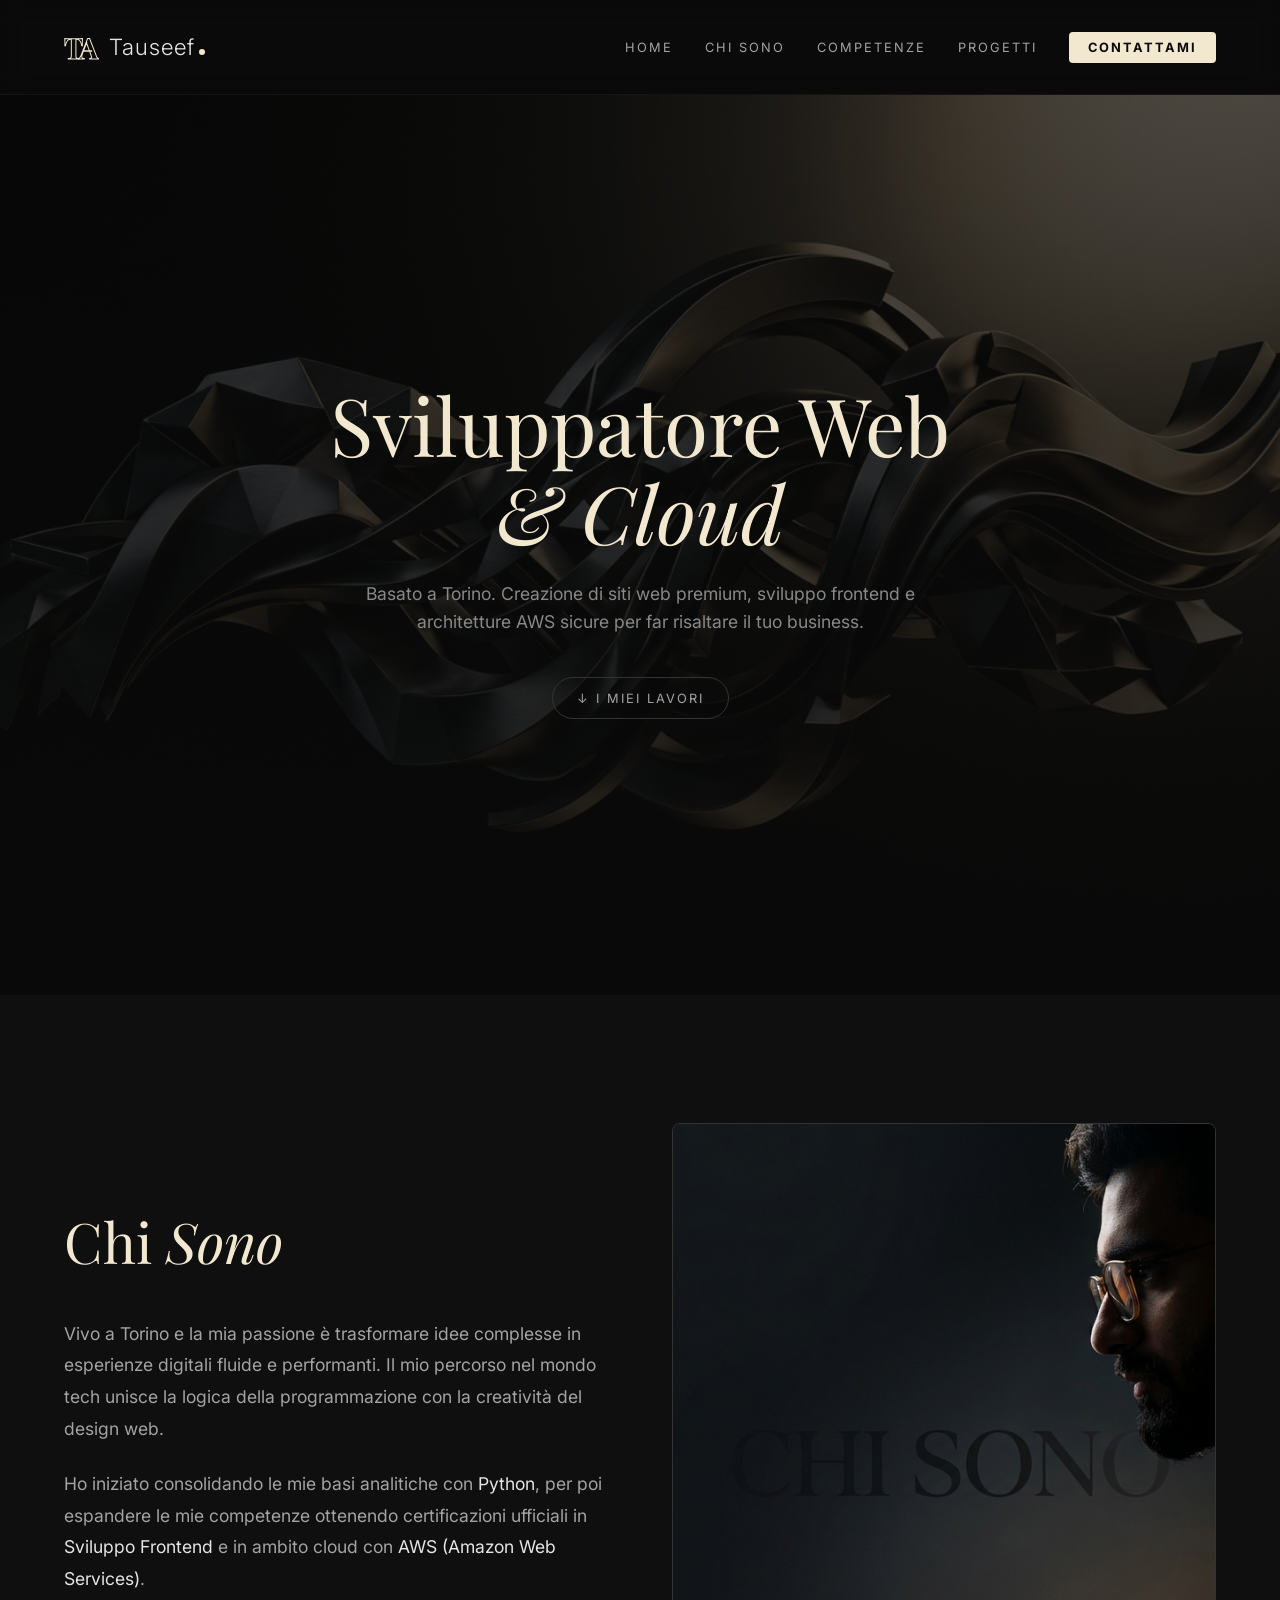
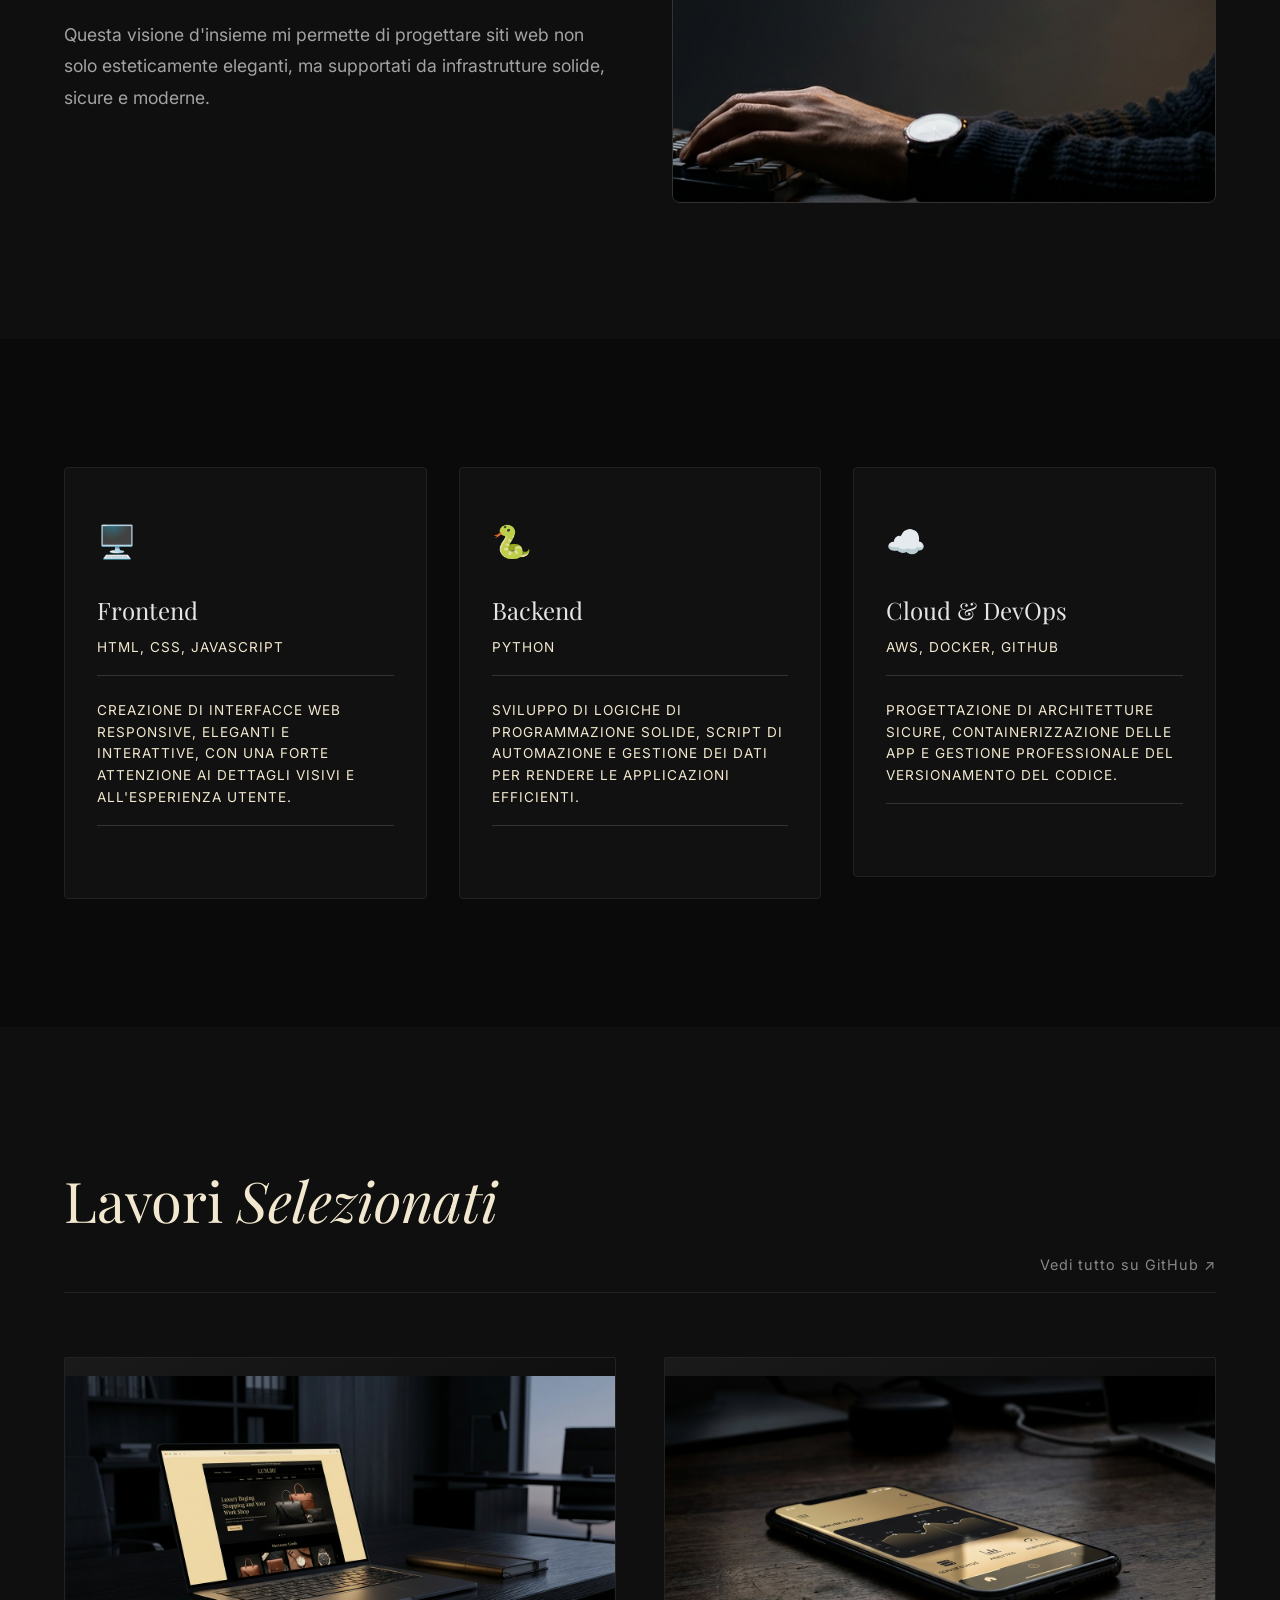
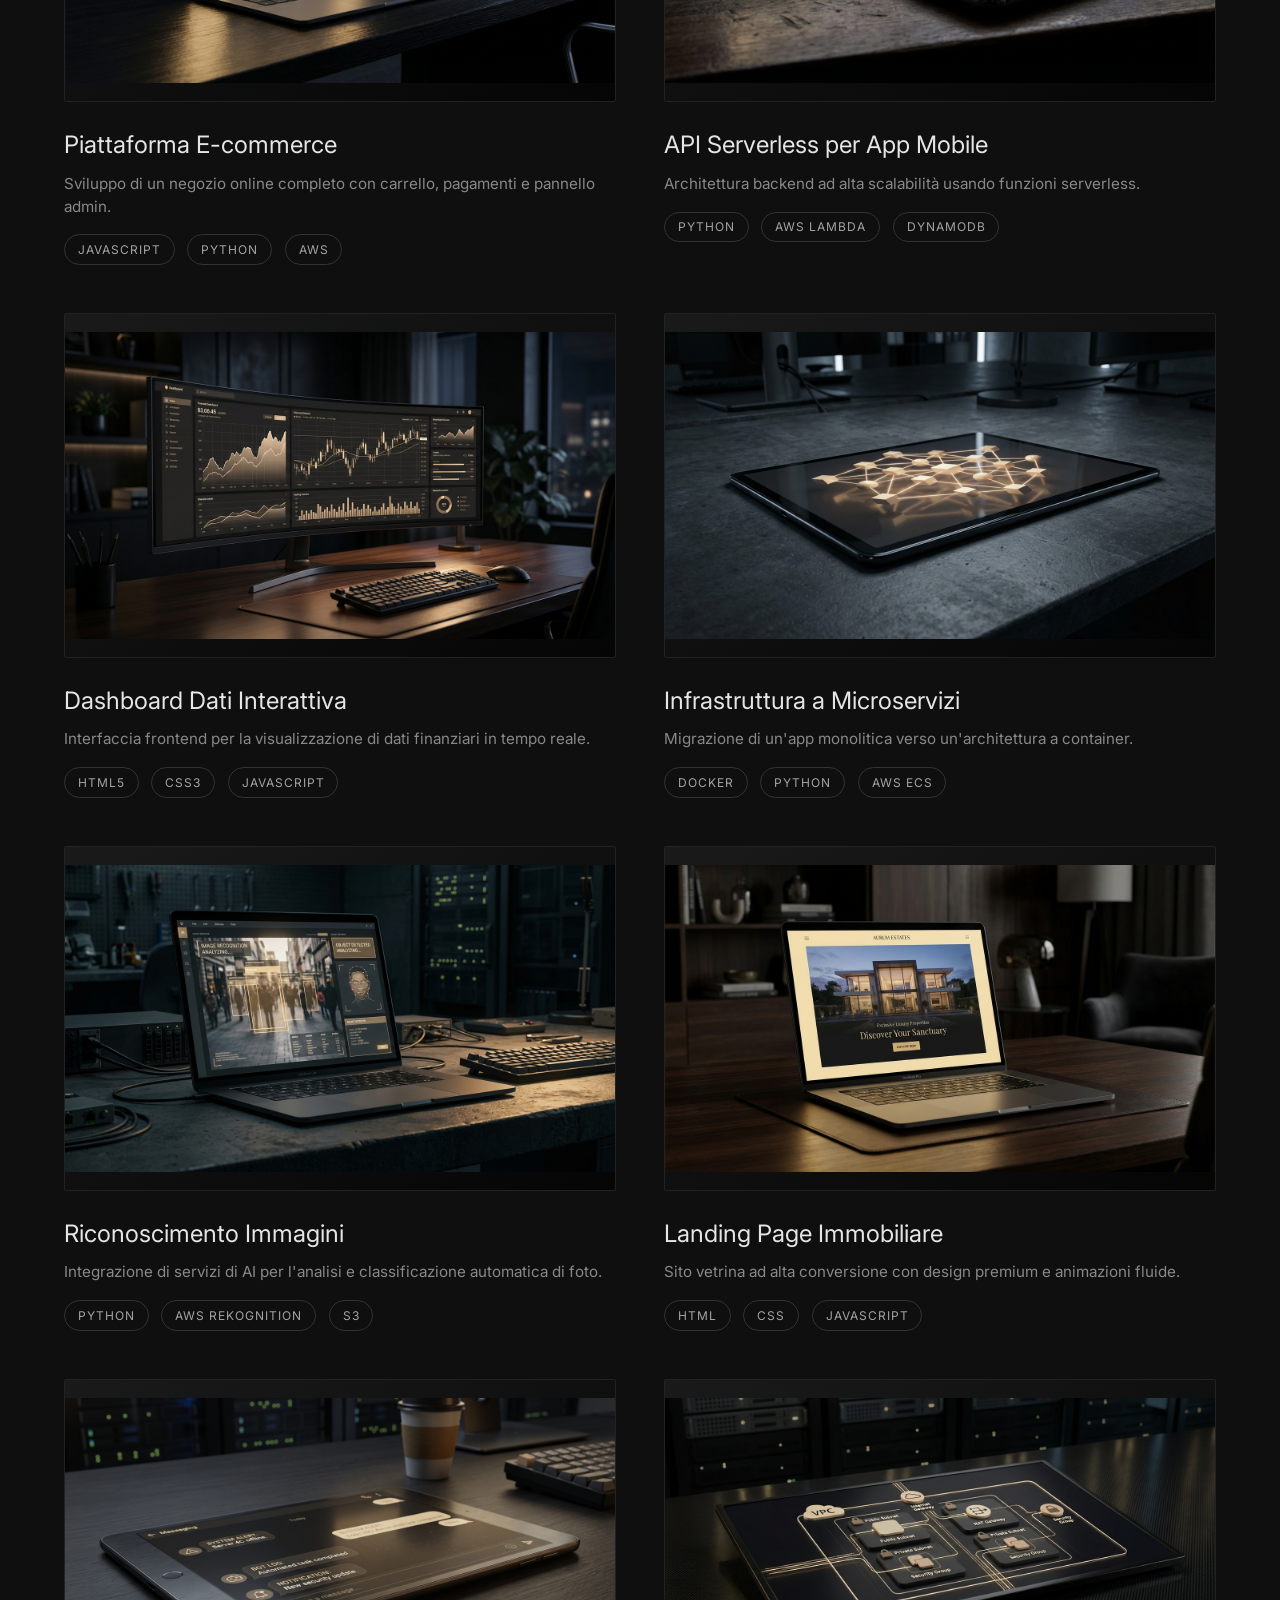
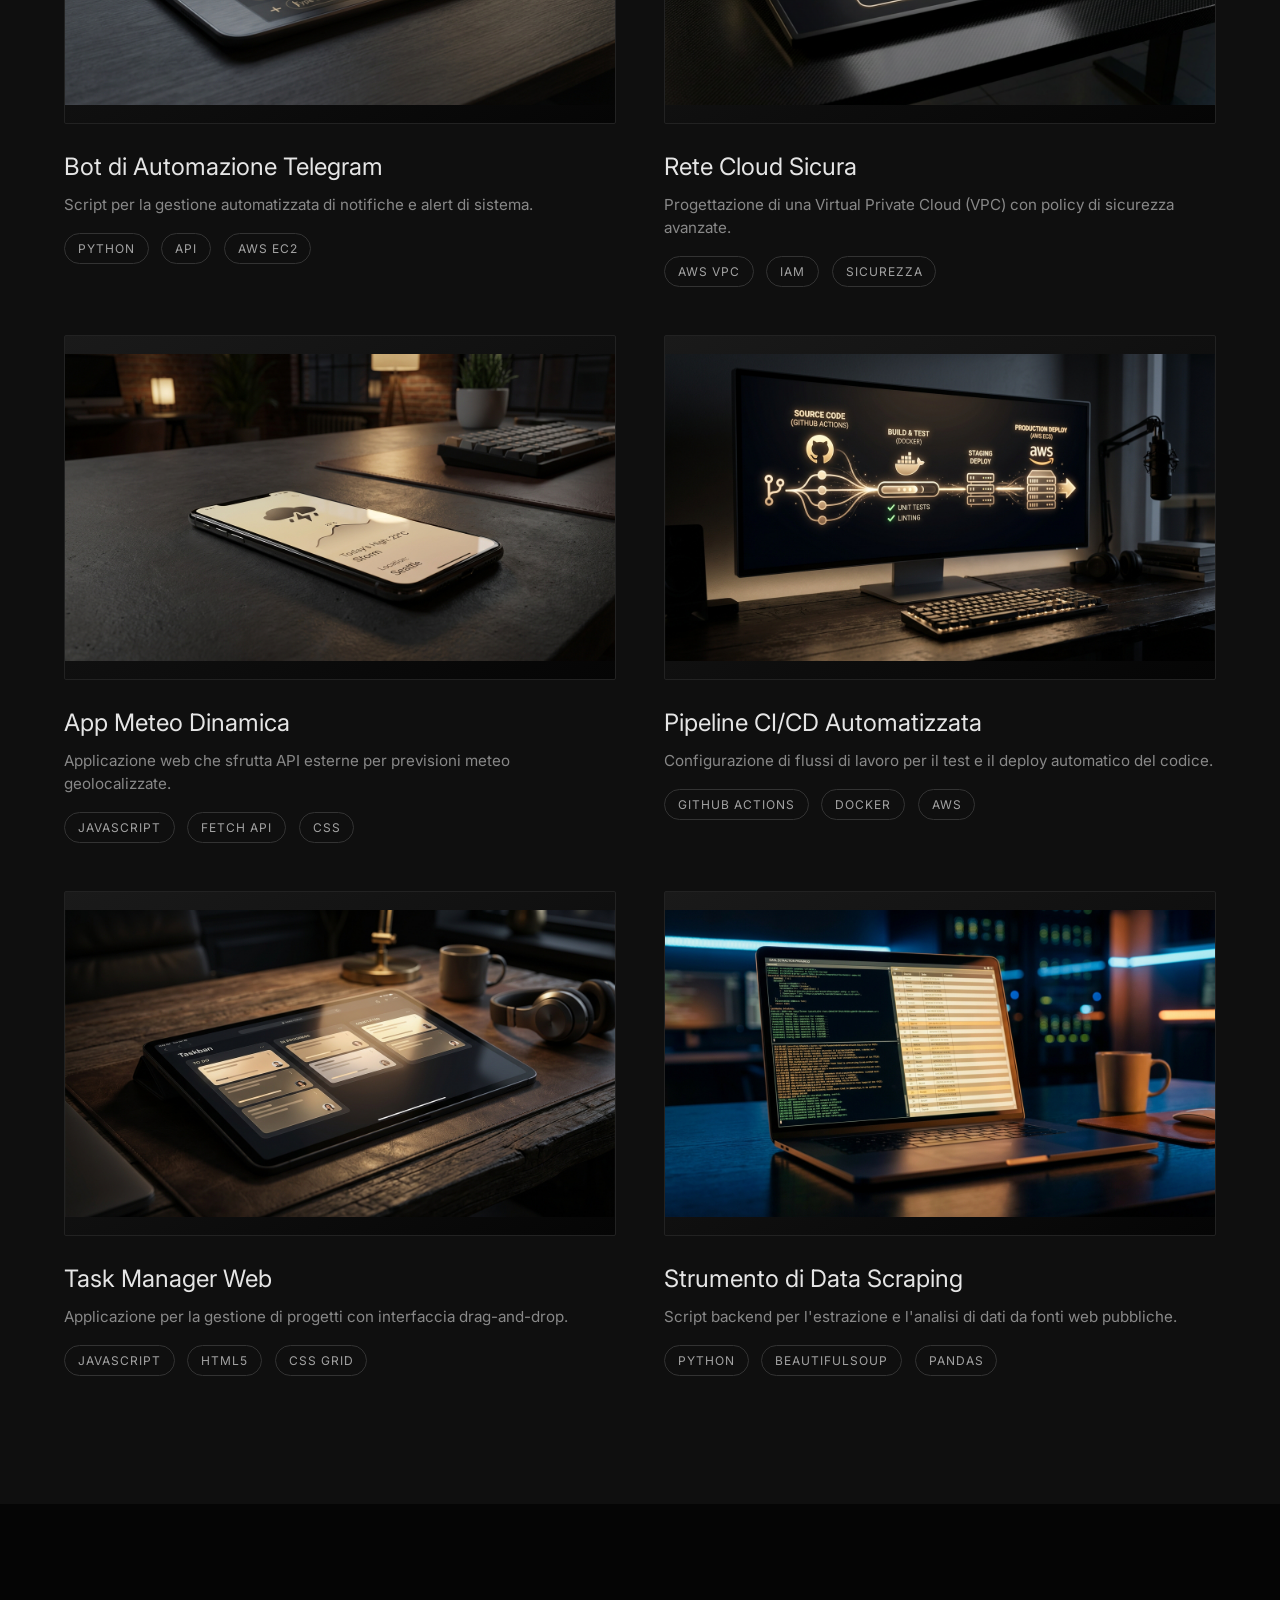
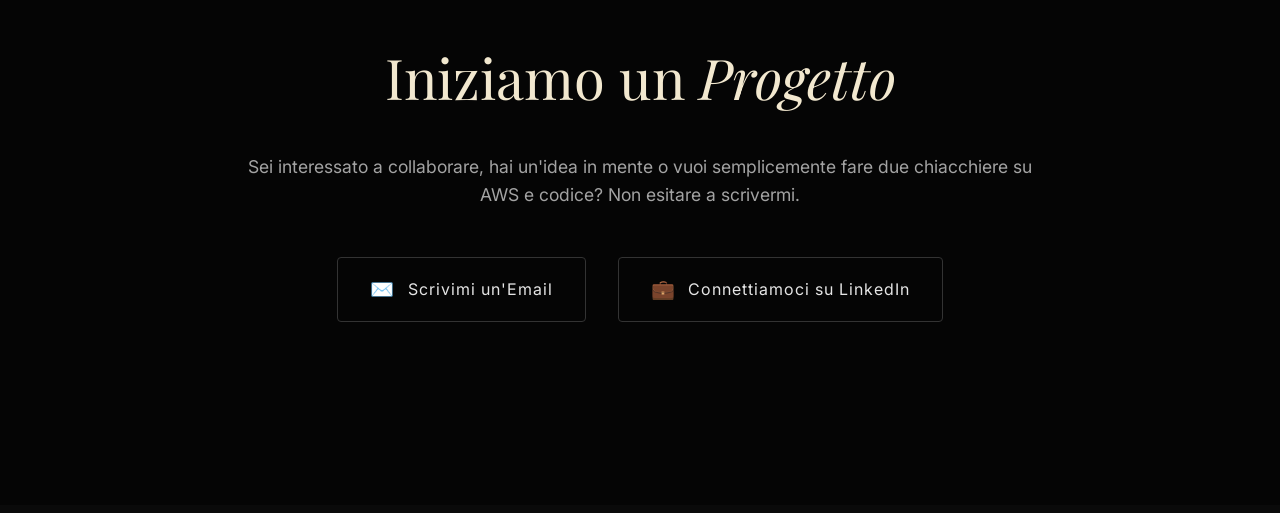
<file: index.html>
<!DOCTYPE html>
<html lang="it">

<head>
    <meta charset="UTF-8">
    <meta name="viewport" content="width=device-width, initial-scale=1.0">
    <title>Portfolio Web & Cloud</title>
    <link
        href="https://fonts.googleapis.com/css2?family=Inter:wght@300;400&family=Playfair+Display:ital,wght@0,400;1,400&display=swap"
        rel="stylesheet">
    <link rel="stylesheet" href="style.css">
</head>

<body>

    <nav class="navbar">
        <a href="#home" class="logo-container">
            <span class="logo-ta">TA</span>
            <span class="logo-name">Tauseef</span>
        </a>
        <ul class="nav-links">
            <li><a href="#home">HOME</a></li>
            <li><a href="#chi-sono">CHI SONO</a></li>
            <li><a href="#competenze">COMPETENZE</a></li>
            <li><a href="#progetti">PROGETTI</a></li>
            <li><a href="#contatti" class="btn-contact">CONTATTAMI</a></li>
        </ul>
    </nav>

    <header id="home" class="hero">
        <div class="hero-content">
            <h1 class="hero-title">Sviluppatore Web <br> <em>& Cloud</em></h1>
            <p class="hero-subtitle">
                Basato a Torino. Creazione di siti web premium, sviluppo frontend e architetture AWS sicure per far
                risaltare il tuo business.
            </p>
            <a href="#progetti" class="scroll-down">↓ I MIEI LAVORI</a>
        </div>
    </header>
    <section id="chi-sono" class="about-section">
        <div class="about-container">
            <div class="about-text reveal">
                <h2 class="section-title">Chi <em>Sono</em></h2>
                <p>
                    Vivo a Torino e la mia passione è trasformare idee complesse in esperienze digitali fluide e
                    performanti. Il mio percorso nel mondo tech unisce la logica della programmazione con la creatività
                    del design web.
                </p>
                <p>
                    Ho iniziato consolidando le mie basi analitiche con <strong>Python</strong>, per poi espandere le
                    mie competenze ottenendo certificazioni ufficiali in <strong>Sviluppo Frontend</strong> e in ambito
                    cloud con <strong>AWS (Amazon Web Services)</strong>.
                </p>
                <p>
                    Questa visione d'insieme mi permette di progettare siti web non solo esteticamente eleganti, ma
                    supportati da infrastrutture solide, sicure e moderne.
                </p>
            </div>
            <div class="about-visual reveal delay-1">
                <img src="images/chisono.jpg" alt="Il mio setup di lavoro" class="profile-image">
            </div>
        </div>
    </section>
    <section id="competenze" class="skills-section">
        <div class="skills-grid">
                
                <a href="front-end.html" class="card-link-wrapper">
                    <div class="skill-card reveal">
                        <div class="skill-icon">🖥️</div>
                        <h3>Frontend</h3>
                        <p class="skill-tags">HTML, CSS, JAVASCRIPT</p>
                        <p class="skill-desc">Creazione di interfacce web responsive, eleganti e interattive, con una forte attenzione ai dettagli visivi e all'esperienza utente.</p>
                    </div>
                </a>

                <a href="back-end.html" class="card-link-wrapper">
                    <div class="skill-card reveal delay-1">
                        <div class="skill-icon">🐍</div>
                        <h3>Backend</h3>
                        <p class="skill-tags">PYTHON</p>
                        <p class="skill-desc">Sviluppo di logiche di programmazione solide, script di automazione e gestione dei dati per rendere le applicazioni efficienti.</p>
                    </div>
                </a>

                <a href="cloud.html" class="card-link-wrapper">
                    <div class="skill-card reveal delay-2">
                        <div class="skill-icon">☁️</div>
                        <h3>Cloud & DevOps</h3>
                        <p class="skill-tags">AWS, DOCKER, GITHUB</p>
                        <p class="skill-desc">Progettazione di architetture sicure, containerizzazione delle app e gestione professionale del versionamento del codice.</p>
                    </div>
                </a>

            </div>
    </section>
    <section id="progetti" class="projects-section">
        <div class="projects-container">
            <div class="projects-header reveal">
                <h2 class="section-title">Lavori <em>Selezionati</em></h2>
                <a href="https://github.com/tuo-profilo" target="_blank" class="github-link">Vedi tutto su GitHub ↗</a>
            </div>

            <div class="projects-grid">

                <div class="project-card reveal">
                    <div class="project-image">
                        <img src="images/ecomerece.jpg" alt="Piattaforma E-commerce">
                    </div>
                    <div class="project-info">
                        <h3>Piattaforma E-commerce</h3>
                        <p>Sviluppo di un negozio online completo con carrello, pagamenti e pannello admin.</p>
                        <div class="tech-tags">
                            <span>JavaScript</span><span>Python</span><span>AWS</span>
                        </div>
                    </div>
                </div>

                <div class="project-card reveal delay-1">
                    <div class="project-image"> <img src="images/api.jpg" alt="Piattaforma API"></div>
                    <div class="project-info">
                        <h3>API Serverless per App Mobile</h3>
                        <p>Architettura backend ad alta scalabilità usando funzioni serverless.</p>
                        <div class="tech-tags">
                            <span>Python</span><span>AWS Lambda</span><span>DynamoDB</span>
                        </div>
                    </div>
                </div>

                <div class="project-card reveal">
                    <div class="project-image">
                        <img src="images/dashboard-dati.jpg" alt="Mockup Dashboard Dati">
                    </div>
                    <div class="project-info">
                        <h3>Dashboard Dati Interattiva</h3>
                        <p>Interfaccia frontend per la visualizzazione di dati finanziari in tempo reale.</p>
                        <div class="tech-tags">
                            <span>HTML5</span><span>CSS3</span><span>JavaScript</span>
                        </div>
                    </div>
                </div>

                <div class="project-card reveal delay-1">
                    <div class="project-image">
                        <img src="images/Infrastruttura-Microservizi.png" alt="Mockup Infrastruttura Microservizi">
                    </div>
                    <div class="project-info">
                        <h3>Infrastruttura a Microservizi</h3>
                        <p>Migrazione di un'app monolitica verso un'architettura a container.</p>
                        <div class="tech-tags">
                            <span>Docker</span><span>Python</span><span>AWS ECS</span>
                        </div>
                    </div>
                </div>

                <div class="project-card reveal">
                    <div class="project-image">
                        <img src="images/img-ai.jpg" alt="Mockup Riconoscimento Immagini AI">
                    </div>
                    <div class="project-info">
                        <h3>Riconoscimento Immagini</h3>
                        <p>Integrazione di servizi di AI per l'analisi e classificazione automatica di foto.</p>
                        <div class="tech-tags">
                            <span>Python</span><span>AWS Rekognition</span><span>S3</span>
                        </div>
                    </div>
                </div>

                <div class="project-card reveal delay-1">
                    <div class="project-image">
                        <img src="images/landingpage.jpg" alt="Mockup landingpage Immagini AI">
                    </div>
                    <div class="project-info">
                        <h3>Landing Page Immobiliare</h3>
                        <p>Sito vetrina ad alta conversione con design premium e animazioni fluide.</p>
                        <div class="tech-tags">
                            <span>HTML</span><span>CSS</span><span>JavaScript</span>
                        </div>
                    </div>
                </div>

                <div class="project-card reveal">
                    <div class="project-image">
                        <img src="images/telegram.jpg" alt="Mockup telegram Immagini AI">
                    </div>
                    <div class="project-info">
                        <h3>Bot di Automazione Telegram</h3>
                        <p>Script per la gestione automatizzata di notifiche e alert di sistema.</p>
                        <div class="tech-tags">
                            <span>Python</span><span>API</span><span>AWS EC2</span>
                        </div>
                    </div>
                </div>

                <div class="project-card reveal delay-1">
                    <div class="project-image">
                        <img src="images/ReteCloud.png" alt="Mockup landingpage Immagini AI">

                    </div>
                    <div class="project-info">
                        <h3>Rete Cloud Sicura</h3>
                        <p>Progettazione di una Virtual Private Cloud (VPC) con policy di sicurezza avanzate.</p>
                        <div class="tech-tags">
                            <span>AWS VPC</span><span>IAM</span><span>Sicurezza</span>
                        </div>
                    </div>
                </div>

                <div class="project-card reveal">
                    <div class="project-image">
                        <img src="images/weatherapp.jpg" alt="Mockup weatherapp Immagini AI">

                    </div>
                    <div class="project-info">
                        <h3>App Meteo Dinamica</h3>
                        <p>Applicazione web che sfrutta API esterne per previsioni meteo geolocalizzate.</p>
                        <div class="tech-tags">
                            <span>JavaScript</span><span>Fetch API</span><span>CSS</span>
                        </div>
                    </div>
                </div>

                <div class="project-card reveal delay-1">
                    <div class="project-image">                        
                        <img src="images/pipeline.jpg" alt="Mockup pipeline Immagini AI">
</div>
                    <div class="project-info">
                        <h3>Pipeline CI/CD Automatizzata</h3>
                        <p>Configurazione di flussi di lavoro per il test e il deploy automatico del codice.</p>
                        <div class="tech-tags">
                            <span>GitHub Actions</span><span>Docker</span><span>AWS</span>
                        </div>
                    </div>
                </div>

                <div class="project-card reveal">
                    <div class="project-image">
                                                <img src="images/taskmanager.jpg" alt="Mockup taskmanager Immagini AI">

                    </div>
                    <div class="project-info">
                        <h3>Task Manager Web</h3>
                        <p>Applicazione per la gestione di progetti con interfaccia drag-and-drop.</p>
                        <div class="tech-tags">
                            <span>JavaScript</span><span>HTML5</span><span>CSS Grid</span>
                        </div>
                    </div>
                </div>

                <div class="project-card reveal delay-1">
                    <div class="project-image">                                                
                        <img src="images/StrumentoDataScraping.jpg" alt="Mockup taskmanager Immagini AI">
</div>
                    <div class="project-info">
                        <h3>Strumento di Data Scraping</h3>
                        <p>Script backend per l'estrazione e l'analisi di dati da fonti web pubbliche.</p>
                        <div class="tech-tags">
                            <span>Python</span><span>BeautifulSoup</span><span>Pandas</span>
                        </div>
                    </div>
                </div>

            </div>
        </div>
    </section>
    <footer id="contatti" class="contact-section">
        <div class="contact-container reveal">
            <h2 class="section-title">Iniziamo un <em>Progetto</em></h2>
            <p class="contact-subtitle">
                Sei interessato a collaborare, hai un'idea in mente o vuoi semplicemente fare due chiacchiere su AWS e
                codice? Non esitare a scrivermi.
            </p>

            <div class="contact-links">
                <a href="mailto:tausifkheshgi317@gmail.com" class="contact-btn">
                    <span class="icon">✉️</span> Scrivimi un'Email
                </a>
                <a href="https://linkedin.com/in/tuo-profilo" target="_blank" class="contact-btn">
                    <span class="icon">💼</span> Connettiamoci su LinkedIn
                </a>
            </div>
        </div>

        <div class="footer-bottom reveal delay-1">
            <p>&copy; 2026 Tauseef Ahmad . Sviluppato a Torino. Tutti i diritti riservati.</p>
        </div>
    </footer>
    <script src="script.js"></script>
    <script>
        document.querySelectorAll('a[href^="#"]').forEach(anchor => {
            anchor.addEventListener('click', function (e) {
                e.preventDefault(); // Blocca il salto istantaneo

                const targetId = this.getAttribute('href');
                if (targetId === '#') return; // Ignora i link vuoti
                
                const targetElement = document.querySelector(targetId);
                if (!targetElement) return; // Ignora se la sezione non esiste

                // Calcola le distanze (tenendo conto della navbar fissa in alto!)
                const navbarHeight = document.querySelector('nav').offsetHeight;
                const targetPosition = targetElement.getBoundingClientRect().top + window.scrollY - navbarHeight;
                const startPosition = window.scrollY;
                const distance = targetPosition - startPosition;
                
                // === IMPOSTA QUI LA VELOCITÀ ===
                const duration = 1200; // 1200 millisecondi (1.2 secondi). Aumenta per rallentare.
                // ===============================
                
                let start = null;

                // Funzione di Easing (rende la partenza e l'arrivo morbidissimi)
                function easeInOutCubic(t) {
                    return t < 0.5 ? 4 * t * t * t : 1 - Math.pow(-2 * t + 2, 3) / 2;
                }

                function animation(currentTime) {
                    if (start === null) start = currentTime;
                    const timeElapsed = currentTime - start;
                    const progress = Math.min(timeElapsed / duration, 1); 
                    
                    const easeProgress = easeInOutCubic(progress);
                    
                    window.scrollTo(0, startPosition + distance * easeProgress);

                    if (timeElapsed < duration) {
                        requestAnimationFrame(animation);
                    }
                }

                requestAnimationFrame(animation);
            });
        });
    </script>
</body>

</html>
</file>
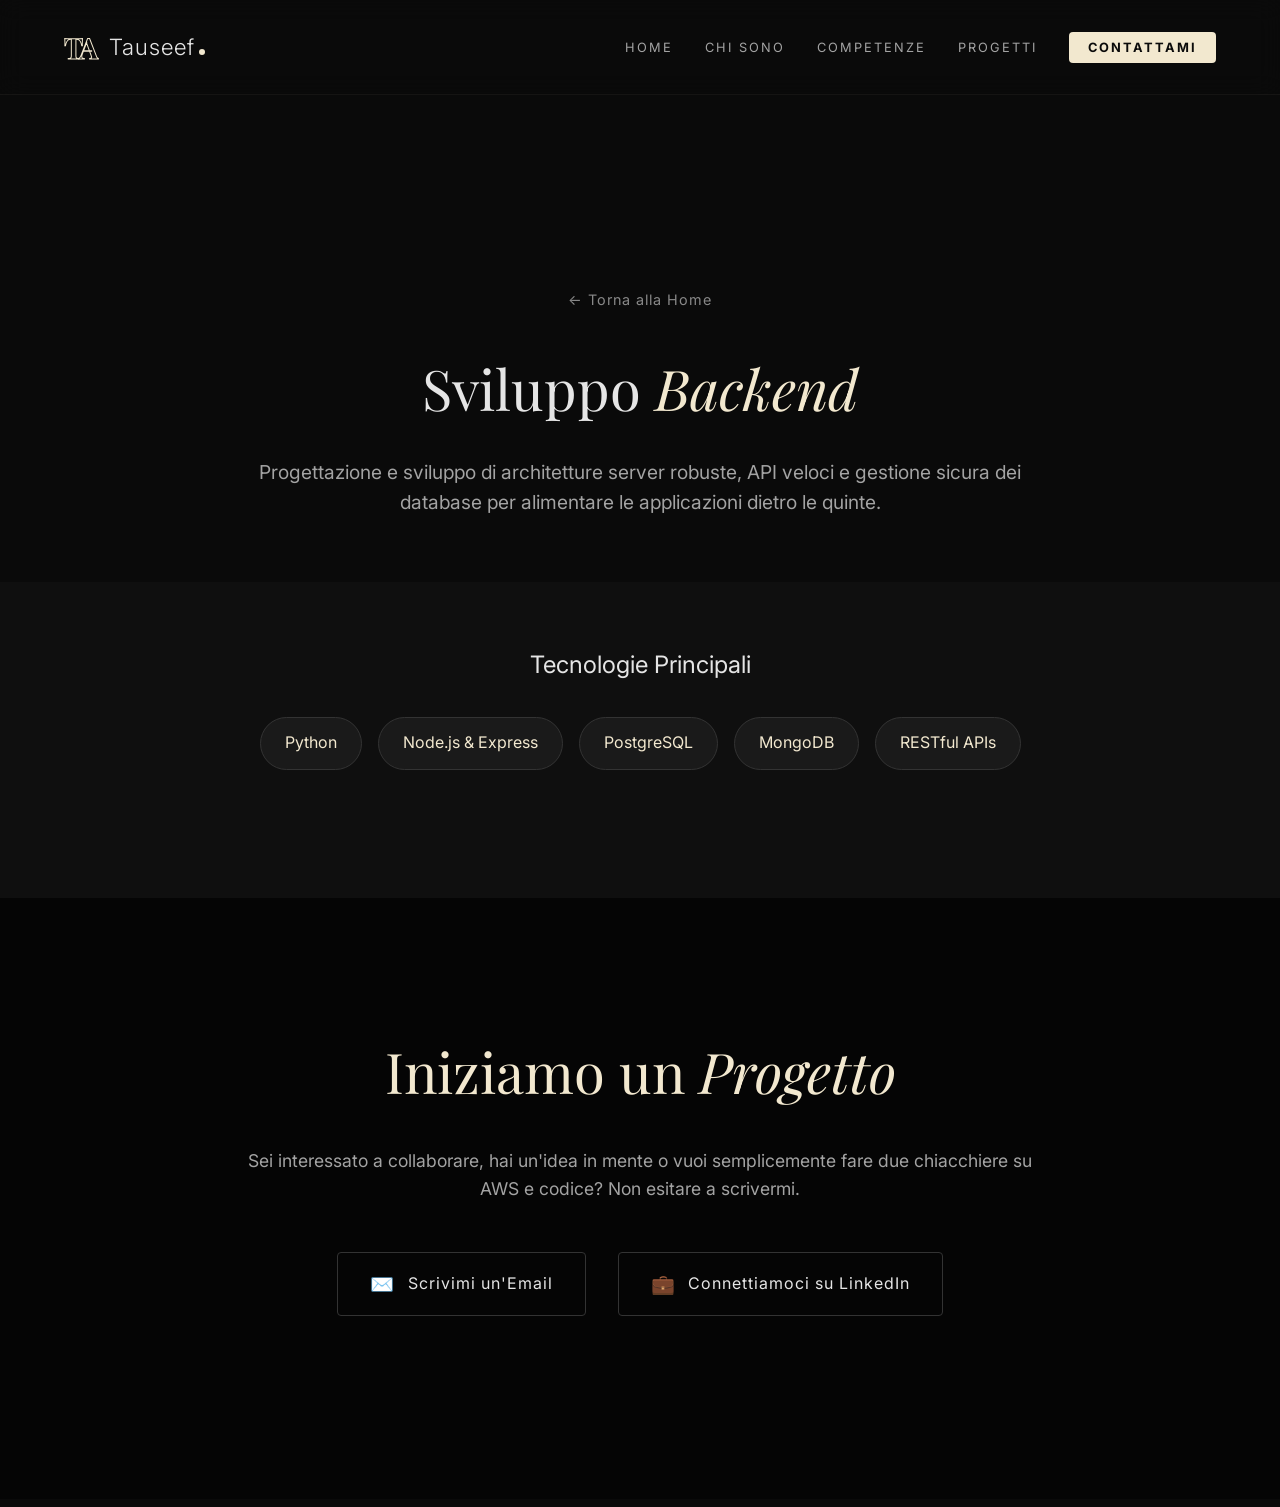
<file: back-end.html>
<!DOCTYPE html>
<html lang="it">

<head>
    <meta charset="UTF-8">
    <meta name="viewport" content="width=device-width, initial-scale=1.0">
    <title>Portfolio Web & Cloud</title>
    <link
        href="https://fonts.googleapis.com/css2?family=Inter:wght@300;400&family=Playfair+Display:ital,wght@0,400;1,400&display=swap"
        rel="stylesheet">
    <link rel="stylesheet" href="style.css">
</head>

<body>

    <nav class="navbar">
        <a href="#home" class="logo-container">
            <span class="logo-ta">TA</span>
            <span class="logo-name">Tauseef</span>
        </a>
        <ul class="nav-links">
            <li><a href="#home">HOME</a></li>
            <li><a href="#chi-sono">CHI SONO</a></li>
            <li><a href="#competenze">COMPETENZE</a></li>
            <li><a href="#progetti">PROGETTI</a></li>
            <li><a href="#contatti" class="btn-contact">CONTATTAMI</a></li>
        </ul>
    </nav>
<section class="page-header reveal">
        <div class="page-header-container">
            <a href="index.html#competenze" class="back-link">← Torna alla Home</a>
            
            <h1 class="page-title">Sviluppo <em>Backend</em></h1>
            <p class="page-subtitle">
                Progettazione e sviluppo di architetture server robuste, API veloci e gestione sicura dei database per alimentare le applicazioni dietro le quinte.
            </p>
        </div>
    </section>

    <section class="tech-stack-section reveal delay-1">
        <div class="tech-stack-container">
            <h2>Tecnologie Principali</h2>
            <div class="tech-tags-large">
                <span class="tech-tag">Python</span>
                <span class="tech-tag">Node.js & Express</span>
                <span class="tech-tag">PostgreSQL</span>
                <span class="tech-tag">MongoDB</span>
                <span class="tech-tag">RESTful APIs</span>
            </div>
        </div>
    </section>
    <footer id="contatti" class="contact-section">
        <div class="contact-container reveal">
            <h2 class="section-title">Iniziamo un <em>Progetto</em></h2>
            <p class="contact-subtitle">
                Sei interessato a collaborare, hai un'idea in mente o vuoi semplicemente fare due chiacchiere su AWS e
                codice? Non esitare a scrivermi.
            </p>

            <div class="contact-links">
                <a href="mailto:tuaemail@esempio.com" class="contact-btn">
                    <span class="icon">✉️</span> Scrivimi un'Email
                </a>
                <a href="https://linkedin.com/in/tuo-profilo" target="_blank" class="contact-btn">
                    <span class="icon">💼</span> Connettiamoci su LinkedIn
                </a>
            </div>
        </div>

        <div class="footer-bottom reveal delay-1">
            <p>&copy; 2026 [Tuo Nome]. Sviluppato a Torino. Tutti i diritti riservati.</p>
        </div>
    </footer>
    <script src="script.js"></script>
</body>

</html>
</file>
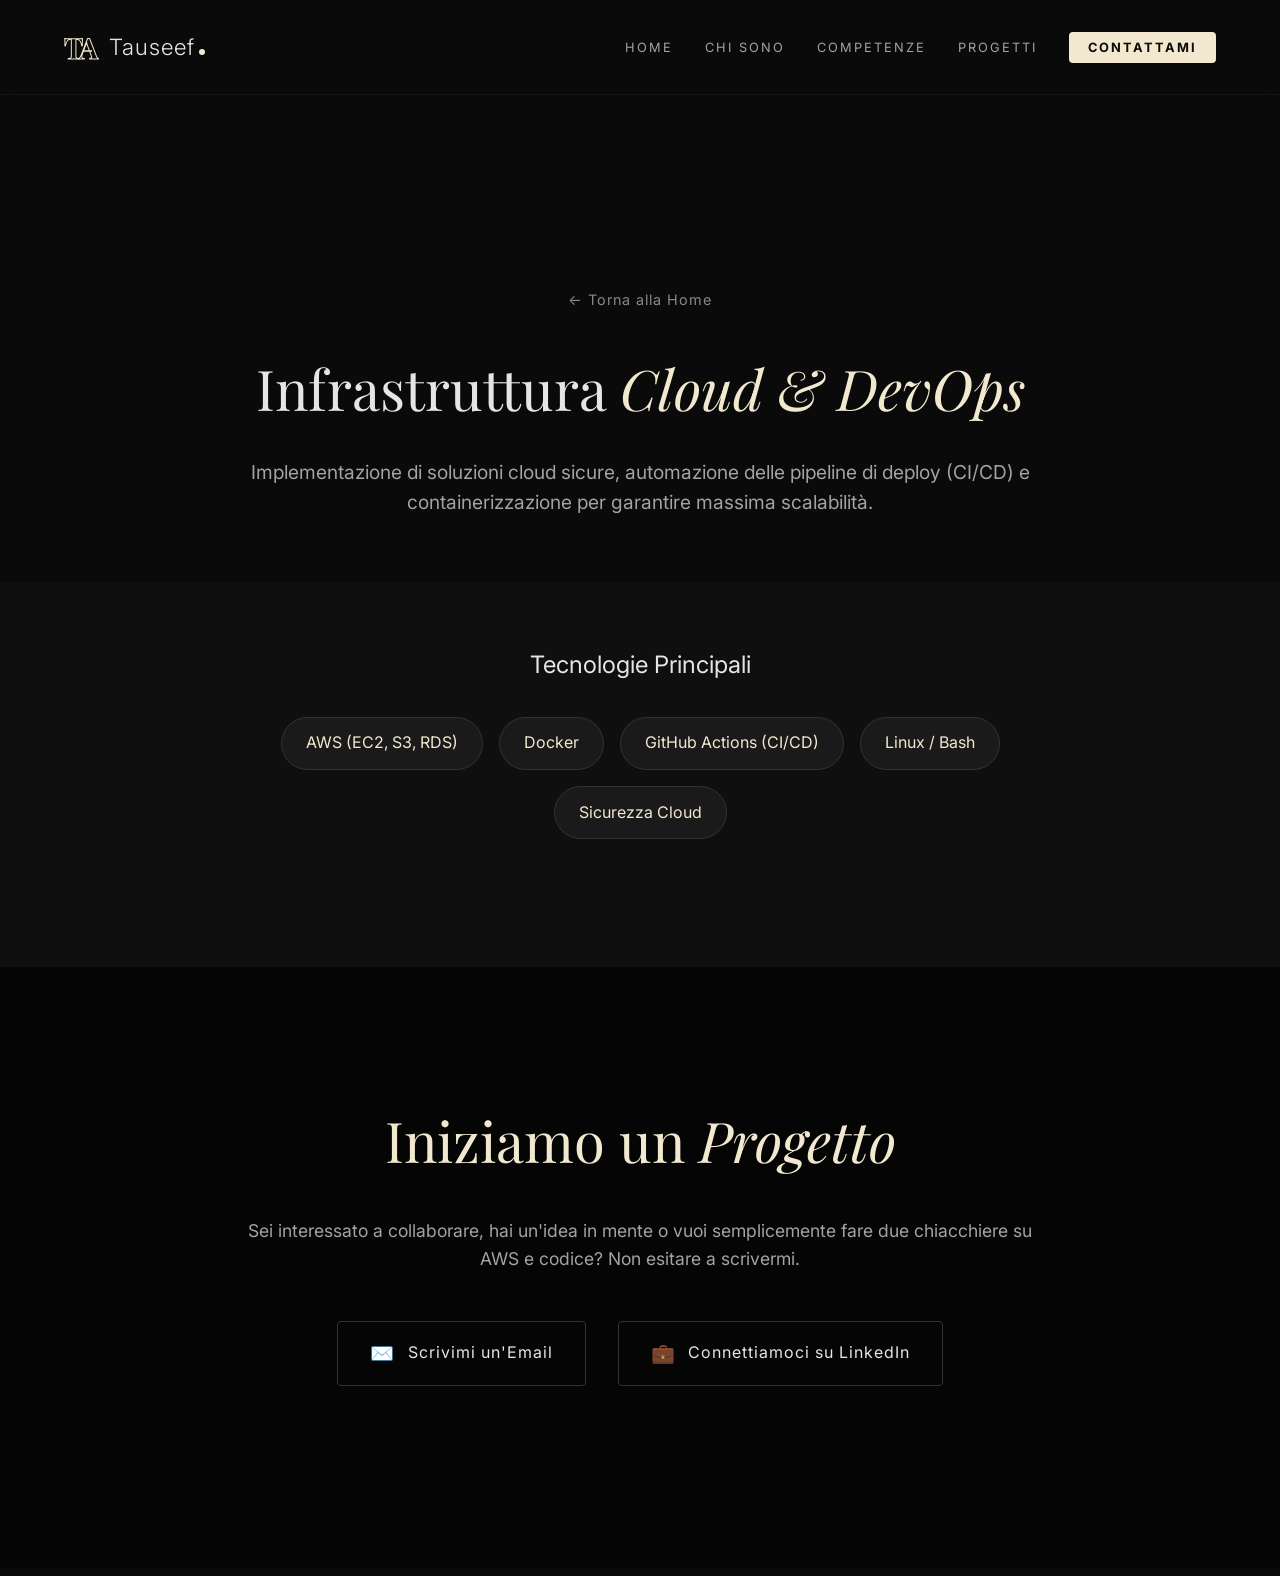
<file: cloud.html>
<!DOCTYPE html>
<html lang="it">

<head>
    <meta charset="UTF-8">
    <meta name="viewport" content="width=device-width, initial-scale=1.0">
    <title>Portfolio Web & Cloud</title>
    <link
        href="https://fonts.googleapis.com/css2?family=Inter:wght@300;400&family=Playfair+Display:ital,wght@0,400;1,400&display=swap"
        rel="stylesheet">
    <link rel="stylesheet" href="style.css">
</head>

<body>

    <nav class="navbar">
        <a href="#home" class="logo-container">
            <span class="logo-ta">TA</span>
            <span class="logo-name">Tauseef</span>
        </a>
        <ul class="nav-links">
            <li><a href="#home">HOME</a></li>
            <li><a href="#chi-sono">CHI SONO</a></li>
            <li><a href="#competenze">COMPETENZE</a></li>
            <li><a href="#progetti">PROGETTI</a></li>
            <li><a href="#contatti" class="btn-contact">CONTATTAMI</a></li>
        </ul>
    </nav>
<section class="page-header reveal">
        <div class="page-header-container">
            <a href="index.html#competenze" class="back-link">← Torna alla Home</a>
            
            <h1 class="page-title">Infrastruttura <em>Cloud & DevOps</em></h1>
            <p class="page-subtitle">
                Implementazione di soluzioni cloud sicure, automazione delle pipeline di deploy (CI/CD) e containerizzazione per garantire massima scalabilità.
            </p>
        </div>
    </section>

    <section class="tech-stack-section reveal delay-1">
        <div class="tech-stack-container">
            <h2>Tecnologie Principali</h2>
            <div class="tech-tags-large">
                <span class="tech-tag">AWS (EC2, S3, RDS)</span>
                <span class="tech-tag">Docker</span>
                <span class="tech-tag">GitHub Actions (CI/CD)</span>
                <span class="tech-tag">Linux / Bash</span>
                <span class="tech-tag">Sicurezza Cloud</span>
            </div>
        </div>
    </section>
    <footer id="contatti" class="contact-section">
        <div class="contact-container reveal">
            <h2 class="section-title">Iniziamo un <em>Progetto</em></h2>
            <p class="contact-subtitle">
                Sei interessato a collaborare, hai un'idea in mente o vuoi semplicemente fare due chiacchiere su AWS e
                codice? Non esitare a scrivermi.
            </p>

            <div class="contact-links">
                <a href="mailto:tuaemail@esempio.com" class="contact-btn">
                    <span class="icon">✉️</span> Scrivimi un'Email
                </a>
                <a href="https://linkedin.com/in/tuo-profilo" target="_blank" class="contact-btn">
                    <span class="icon">💼</span> Connettiamoci su LinkedIn
                </a>
            </div>
        </div>

        <div class="footer-bottom reveal delay-1">
            <p>&copy; 2026 [Tuo Nome]. Sviluppato a Torino. Tutti i diritti riservati.</p>
        </div>
    </footer>
    <script src="script.js"></script>
</body>

</html>
</file>
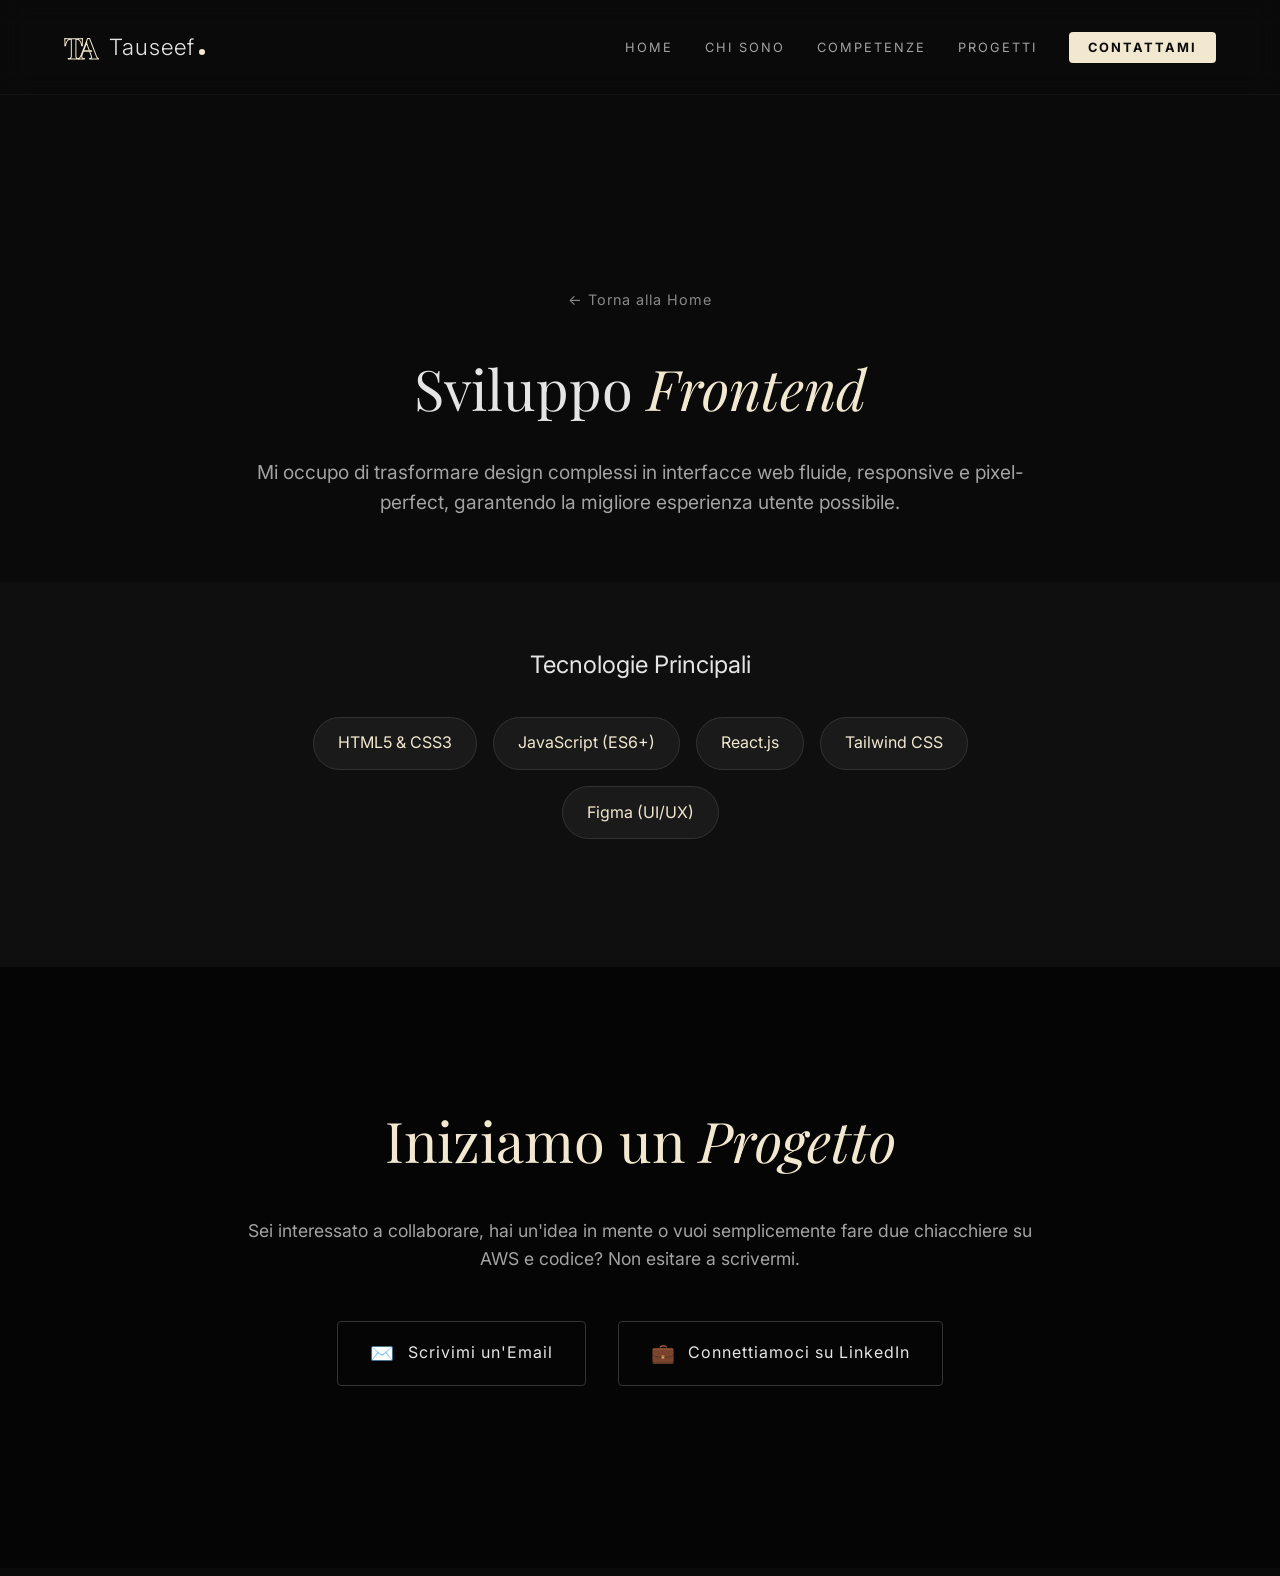
<file: front-end.html>
<!DOCTYPE html>
<html lang="it">

<head>
    <meta charset="UTF-8">
    <meta name="viewport" content="width=device-width, initial-scale=1.0">
    <title>Portfolio Web & Cloud</title>
    <link
        href="https://fonts.googleapis.com/css2?family=Inter:wght@300;400&family=Playfair+Display:ital,wght@0,400;1,400&display=swap"
        rel="stylesheet">
    <link rel="stylesheet" href="style.css">
</head>

<body>

    <nav class="navbar">
        <a href="#home" class="logo-container">
            <span class="logo-ta">TA</span>
            <span class="logo-name">Tauseef</span>
        </a>
        <ul class="nav-links">
            <li><a href="#home">HOME</a></li>
            <li><a href="#chi-sono">CHI SONO</a></li>
            <li><a href="#competenze">COMPETENZE</a></li>
            <li><a href="#progetti">PROGETTI</a></li>
            <li><a href="#contatti" class="btn-contact">CONTATTAMI</a></li>
        </ul>
    </nav>
    
   <section class="page-header reveal">
        <div class="page-header-container">
            <a href="index.html#competenze" class="back-link">← Torna alla Home</a>
            
            <h1 class="page-title">Sviluppo <em>Frontend</em></h1>
            <p class="page-subtitle">
                Mi occupo di trasformare design complessi in interfacce web fluide, responsive e pixel-perfect, garantendo la migliore esperienza utente possibile.
            </p>
        </div>
    </section>

    <section class="tech-stack-section reveal delay-1">
        <div class="tech-stack-container">
            <h2>Tecnologie Principali</h2>
            <div class="tech-tags-large">
                <span class="tech-tag">HTML5 & CSS3</span>
                <span class="tech-tag">JavaScript (ES6+)</span>
                <span class="tech-tag">React.js</span>
                <span class="tech-tag">Tailwind CSS</span>
                <span class="tech-tag">Figma (UI/UX)</span>
            </div>
        </div>
    </section>
    <footer id="contatti" class="contact-section">
        <div class="contact-container reveal">
            <h2 class="section-title">Iniziamo un <em>Progetto</em></h2>
            <p class="contact-subtitle">
                Sei interessato a collaborare, hai un'idea in mente o vuoi semplicemente fare due chiacchiere su AWS e
                codice? Non esitare a scrivermi.
            </p>

            <div class="contact-links">
                <a href="mailto:tuaemail@esempio.com" class="contact-btn">
                    <span class="icon">✉️</span> Scrivimi un'Email
                </a>
                <a href="https://linkedin.com/in/tuo-profilo" target="_blank" class="contact-btn">
                    <span class="icon">💼</span> Connettiamoci su LinkedIn
                </a>
            </div>
        </div>

        <div class="footer-bottom reveal delay-1">
            <p>&copy; 2026 [Tuo Nome]. Sviluppato a Torino. Tutti i diritti riservati.</p>
        </div>
    </footer>
    <script src="script.js"></script>
</body>

</html>
</file>
<file: style.css>
/* Reset and Base Styles */
* {
    margin: 0;
    padding: 0;
    box-sizing: border-box;
}

body {
    background-color: #0a0a0a; /* Deep dark background */
    color: #e5e5e5; /* Off-white text */
    font-family: 'Inter', sans-serif;
    line-height: 1.6;
}

/* Typography */
h1, h2, h3 {
    font-family: 'Playfair Display', serif;
    font-weight: 400;
    color: #f2e8cf; /* Soft gold/beige for headings */
}

/* Navigation */
/* --- Barra di Navigazione Sticky --- */
nav {
    /* Mantiene la barra incollata in cima */
    position: sticky;
    top: 0;
    
    /* Assicura che la barra stia SEMPRE sopra le immagini e il testo (livello superiore) */
    z-index: 9999; 
    
    /* Effetto Vetro Scuro Premium */
    background-color: rgba(10, 10, 10, 0.85); /* Nero leggermente trasparente */
    backdrop-filter: blur(12px); /* Crea l'effetto sfocato per gli elementi che passano sotto */
    -webkit-backdrop-filter: blur(12px); /* Supporto per Safari */
    
    /* Una linea dorata quasi invisibile per separare la navbar dal contenuto */
    border-bottom: 1px solid rgba(242, 232, 207, 0.05); 
    
    /* Le tue regole esistenti per l'allineamento dovrebbero rimanere qui, ad esempio: */
    display: flex;
    justify-content: space-between;
    align-items: center;
    padding: 1.5rem 5%;
    transition: all 0.3s ease;
}

/* --- Logo Animato (Pure CSS) --- */
.logo-container {
    display: flex;
    align-items: center;
    gap: 0.8rem;
    text-decoration: none;
    /* Evita che il testo venga selezionato per sbaglio */
    user-select: none; 
}

/* Il Monogramma "TA" */
.logo-ta {
    font-family: 'Playfair Display', serif;
    font-size: 1.8rem;
    font-weight: bold;
    color: transparent;
    /* Crea un effetto contorno trasparente */
    -webkit-text-stroke: 1px #f2e8cf; 
    position: relative;
    letter-spacing: -2px;
}

/* L'animazione di riempimento del monogramma */
.logo-ta::before {
    content: 'TA';
    position: absolute;
    left: 0;
    top: 0;
    color: #f2e8cf; /* Si riempie di oro */
    width: 0%; /* Parte invisibile */
    overflow: hidden;
    /* Animazione fluida quando ci passi sopra */
    transition: width 0.6s cubic-bezier(0.25, 1, 0.5, 1); 
}

/* Quando il mouse passa sul logo, la "TA" si colora */
.logo-container:hover .logo-ta::before {
    width: 100%; 
}

/* Il tuo nome completo */
.logo-name {
    font-family: 'Inter', sans-serif;
    font-size: 1.4rem;
    font-weight: 300;
    color: #e5e5e5;
    letter-spacing: 1px;
    display: flex;
    align-items: baseline;
}

/* Il Punto Dorato Pulsante (Senza usare immagini!) */
.logo-name::after {
    content: '';
    display: inline-block;
    width: 6px;
    height: 6px;
    background-color: #f2e8cf;
    border-radius: 50%;
    margin-left: 4px;
    /* Richiama l'animazione creata qui sotto */
    animation: pulseGlow 2s infinite; 
}

/* Animazione del battito/bagliore */
@keyframes pulseGlow {
    0% {
        transform: scale(0.95);
        box-shadow: 0 0 0 0 rgba(242, 232, 207, 0.7);
    }
    70% {
        transform: scale(1);
        box-shadow: 0 0 0 8px rgba(242, 232, 207, 0);
    }
    100% {
        transform: scale(0.95);
        box-shadow: 0 0 0 0 rgba(242, 232, 207, 0);
    }
}

.nav-links {
    list-style: none;
    display: flex;
    gap: 2rem;
    align-items: center;
}

.nav-links a {
    text-decoration: none;
    color: #a3a3a3;
    font-size: 0.8rem;
    letter-spacing: 2px;
    transition: color 0.3s ease;
}

.nav-links a:hover {
    color: #f2e8cf;
}

.btn-contact {
    background-color: #f2e8cf;
    color: #0a0a0a !important;
    padding: 0.5rem 1.2rem;
    border-radius: 4px;
    font-weight: bold;
}

/* Hero Section */
/* --- Aggiornamento per la Sezione Hero in style.css --- */
.hero {
    height: 100vh;
    display: flex;
    justify-content: center;
    align-items: center;
    text-align: center;
    
    /* AGGIUNGI QUESTE RIGHE */
    background-image: 
        linear-gradient(rgba(10, 10, 10, 0.7), rgba(10, 10, 10, 0.9)), /* Sfondo scuro per far risaltare il testo */
        url('images/home.png'); /* Il nome del tuo file immagine */
    background-size: cover; /* L'immagine copre tutta la sezione */
    background-position: center; /* L'immagine è centrata */
    background-repeat: no-repeat;
    
    padding: 0 5%;
}

.hero-title {
    font-size: 5rem;
    line-height: 1.1;
    margin-bottom: 1.5rem;
}

.hero-title em {
    font-style: italic;
}

.hero-subtitle {
    max-width: 600px;
    margin: 0 auto 3rem auto;
    color: #888;
    font-size: 1.1rem;
}

.scroll-down {
    text-decoration: none;
    color: #a3a3a3;
    font-size: 0.8rem;
    letter-spacing: 2px;
    border: 1px solid #333;
    padding: 0.8rem 1.5rem;
    border-radius: 30px;
    transition: all 0.3s ease;
}

.scroll-down:hover {
    border-color: #f2e8cf;
    color: #f2e8cf;
}
/* --- Sezione Chi Sono --- */
.about-section {
    padding: 8rem 5%;
    background-color: #0f0f0f; /* Un nero leggermente più chiaro per creare contrasto con la Hero */
}

.about-container {
    max-width: 1200px;
    margin: 0 auto;
    display: grid;
    grid-template-columns: 1fr 1fr;
    gap: 4rem;
    align-items: center;
}

.section-title {
    font-size: 3.5rem;
    margin-bottom: 2rem;
}

.section-title em {
    font-style: italic;
    color: #f2e8cf; /* Il colore dorato/beige */
}

.about-text p {
    color: #a3a3a3;
    font-size: 1.1rem;
    margin-bottom: 1.5rem;
    line-height: 1.8;
}

.about-text strong {
    color: #e5e5e5;
    font-weight: 400;
}

.about-visual {
    position: relative;
}

/* Stile per il riquadro della foto */
/* Stile per l'immagine del profilo */
/* --- Aggiornamento per l'immagine del profilo in style.css --- */
.profile-image {
    width: 100%;
    aspect-ratio: 4/5;
    object-fit: cover;
    border-radius: 8px;
    border: 1px solid #333;
    transition: all 0.4s ease;
    /* Rimuovi il filtro grayscale se l'immagine generata ha già i colori giusti */
    /* filter: grayscale(20%) contrast(110%); */
}

.about-visual:hover .profile-image {
    border-color: #f2e8cf;
    /* filter: grayscale(0%) contrast(100%); */
    box-shadow: 0 10px 30px rgba(0, 0, 0, 0.5);
}

.image-placeholder:hover {
    border-color: #f2e8cf; /* Si illumina quando ci passi sopra col mouse */
}

/* Responsività per i telefoni */
@media (max-width: 768px) {
    .about-container {
        grid-template-columns: 1fr; /* Fa andare il testo sopra e l'immagine sotto sui piccoli schermi */
        text-align: center;
    }
}
/* --- Animazioni allo Scorrimento (Scroll Reveal) --- */
.reveal {
    opacity: 0;
    transform: translateY(40px); /* Starts slightly lower */
    transition: all 0.8s ease-out;
}

.reveal.active {
    opacity: 1;
    transform: translateY(0); /* Slides up into place */
}

/* Optional: Add a slight delay to the image so it appears right after the text */
.delay-1 {
    transition-delay: 0.2s;
}
/* --- Sezione Competenze --- */
.skills-section {
    padding: 8rem 5%;
    background-color: #0a0a0a; /* Torna al nero profondo della Hero */
}
/* --- Wrapper per rendere le Card cliccabili --- */
/* --- Wrapper per rendere le Card cliccabili --- */
.card-link-wrapper {
    text-decoration: none; 
    color: inherit; 
    display: block; 
    cursor: pointer; 
    position: relative; /* Fondamentale */
    z-index: 10; /* Questo porta il link "sopra" tutto il resto! */
    height: 100%;
}

/* Assicurati che l'animazione hover funzioni anche sul link */
.card-link-wrapper:hover .skill-card {
    border-color: #f2e8cf;
    transform: translateY(-5px);
    box-shadow: 0 10px 30px rgba(242, 232, 207, 0.05);
}

.skills-container {
    max-width: 1200px;
    margin: 0 auto;
    text-align: center;
}

.skills-container .section-title {
    margin-bottom: 4rem;
}

.skills-grid {
    display: grid;
    /* Crea automaticamente colonne responsive */
    grid-template-columns: repeat(auto-fit, minmax(300px, 1fr));
    gap: 2rem;
}

.skill-card {
    background: #111;
    padding: 3rem 2rem;
    border: 1px solid #222; /* Bordo grigio scuro */
    border-radius: 4px;
    transition: all 0.4s ease;
    text-align: left;
}

.skill-card:hover {
    border-color: #f2e8cf; /* Il bordo diventa dorato al passaggio del mouse */
    transform: translateY(-8px); /* La card si solleva leggermente */
    box-shadow: 0 10px 30px rgba(0, 0, 0, 0.5);
}

.skill-icon {
    font-size: 2rem;
    margin-bottom: 1.5rem;
    color: #f2e8cf;
}

.skill-card h3 {
    font-family: 'Playfair Display', serif; /* Font elegante per i titoli delle card */
    font-size: 1.5rem;
    color: #e5e5e5;
    margin-bottom: 0.5rem;
}

.skill-card p {
    color: #f2e8cf;
    font-size: 0.85rem;
    font-family: 'Inter', sans-serif;
    letter-spacing: 1px;
    text-transform: uppercase;
    margin-bottom: 1.5rem;
    border-bottom: 1px solid #333;
    padding-bottom: 1rem;
}

.skill-desc {
    color: #888;
    font-size: 1rem;
    line-height: 1.6;
    display: block;
}

/* Helper per far apparire la terza card per ultima */
.delay-2 {
    transition-delay: 0.4s;
}
/* --- Sezione Progetti (Selected Work) --- */
.projects-section {
    padding: 8rem 5%;
    background-color: #0f0f0f; /* Leggero stacco dal nero della sezione precedente */
}

.projects-container {
    max-width: 1200px;
    margin: 0 auto;
}

.projects-header {
    display: flex;
    justify-content: space-between;
    align-items: flex-end;
    margin-bottom: 4rem;
    border-bottom: 1px solid #222;
    padding-bottom: 1rem;
}

.github-link {
    color: #888;
    text-decoration: none;
    font-size: 0.9rem;
    letter-spacing: 1px;
    transition: color 0.3s ease;
}

.github-link:hover {
    color: #f2e8cf;
}

.projects-grid {
    display: grid;
    grid-template-columns: repeat(auto-fit, minmax(450px, 1fr));
    gap: 3rem;
}

.project-card {
    background: transparent;
    transition: transform 0.4s ease;
}

.project-card:hover {
    transform: translateY(-10px);
}


.project-image {
    width: 100%;
    aspect-ratio: 16/10;
    background: linear-gradient(to bottom right, #1a1a1a, #050505);
    border: 1px solid #222;
    margin-bottom: 1.5rem;
    display: flex;
    justify-content: center;
    align-items: center;
    color: #444;
    font-size: 0.9rem;
    overflow: hidden;
    position: relative;
    border-radius: 2px;
}

/* Effetto overlay sull'immagine al passaggio del mouse */
.project-card:hover .project-image::after {
    content: '';
    position: absolute;
    top: 0; left: 0; width: 100%; height: 100%;
    background: rgba(242, 232, 207, 0.05); /* Leggero riflesso dorato */
    pointer-events: none;
}

.project-info h3 {
    font-family: 'Inter', sans-serif;
    font-size: 1.5rem;
    color: #e5e5e5;
    margin-bottom: 0.5rem;
    font-weight: 400;
}

.project-info p {
    color: #888;
    font-size: 0.95rem;
    margin-bottom: 1rem;
    line-height: 1.5;
}

.tech-tags {
    display: flex;
    gap: 0.8rem;
    flex-wrap: wrap;
}

.tech-tags span {
    font-size: 0.75rem;
    color: #a3a3a3;
    border: 1px solid #333;
    padding: 0.3rem 0.8rem;
    border-radius: 20px;
    letter-spacing: 1px;
    text-transform: uppercase;
}

/* Responsività per i telefoni */
@media (max-width: 768px) {
    .projects-grid {
        grid-template-columns: 1fr; /* Una colonna sui telefoni */
    }
    .projects-header {
        flex-direction: column;
        align-items: flex-start;
        gap: 1rem;
    }
}
/* --- Sezione Contatti (Footer) --- */
.contact-section {
    padding: 8rem 5% 2rem 5%;
    background-color: #050505; /* Il nero più scuro per la chiusura della pagina */
    text-align: center;
}

.contact-container {
    max-width: 800px;
    margin: 0 auto 6rem auto;
}

.contact-subtitle {
    color: #a3a3a3;
    font-size: 1.1rem;
    margin-bottom: 3rem;
    line-height: 1.6;
}

.contact-links {
    display: flex;
    justify-content: center;
    gap: 2rem;
    flex-wrap: wrap; /* Permette ai pulsanti di andare a capo sui telefoni */
}

.contact-btn {
    display: flex;
    align-items: center;
    gap: 0.8rem;
    padding: 1rem 2rem;
    background: transparent;
    border: 1px solid #333;
    border-radius: 4px;
    text-decoration: none;
    color: #e5e5e5;
    font-size: 1rem;
    letter-spacing: 1px;
    transition: all 0.3s ease;
}

.contact-btn:hover {
    border-color: #f2e8cf;
    color: #f2e8cf;
    transform: translateY(-4px); /* Si solleva leggermente al passaggio del mouse */
    box-shadow: 0 10px 20px rgba(242, 232, 207, 0.05); /* Leggero bagliore */
}

.contact-btn .icon {
    font-size: 1.2rem;
}

.footer-bottom {
    border-top: 1px solid #1a1a1a;
    padding-top: 2rem;
    color: #555;
    font-size: 0.85rem;
    letter-spacing: 1px;
}

/* Responsività per i telefoni */
@media (max-width: 600px) {
    .contact-links {
        flex-direction: column;
        gap: 1rem;
    }
}
/* =========================================
   STILI PER LE SOTTO-PAGINE (Frontend, Backend, Cloud)
   ========================================= */

.page-header {
    padding: 12rem 5% 4rem 5%; /* Spazio extra in cima per la navbar sticky */
    text-align: center;
    background-color: #0a0a0a;
}

.page-header-container {
    max-width: 800px;
    margin: 0 auto;
}

.back-link {
    display: inline-block;
    color: #888;
    text-decoration: none;
    font-size: 0.9rem;
    letter-spacing: 1px;
    margin-bottom: 2rem;
    transition: color 0.3s ease;
}

.back-link:hover {
    color: #f2e8cf; /* Diventa oro al passaggio del mouse */
}

.page-title {
    font-family: 'Playfair Display', serif;
    font-size: 3.5rem;
    color: #e5e5e5;
    margin-bottom: 1.5rem;
}

.page-title em {
    color: #f2e8cf;
    font-style: italic;
}

.page-subtitle {
    color: #a3a3a3;
    font-size: 1.2rem;
    line-height: 1.6;
}

.tech-stack-section {
    padding: 4rem 5% 8rem 5%;
    background-color: #0f0f0f;
    text-align: center;
}

.tech-stack-container h2 {
    color: #e5e5e5;
    font-family: 'Inter', sans-serif;
    font-size: 1.5rem;
    margin-bottom: 2rem;
}

.tech-tags-large {
    display: flex;
    justify-content: center;
    flex-wrap: wrap;
    gap: 1rem;
    max-width: 800px;
    margin: 0 auto;
}

.tech-tag {
    padding: 0.8rem 1.5rem;
    background-color: #1a1a1a;
    border: 1px solid #333;
    border-radius: 30px;
    color: #f2e8cf;
    font-size: 1rem;
    transition: all 0.3s ease;
}

.tech-tag:hover {
    border-color: #f2e8cf;
    background-color: rgba(242, 232, 207, 0.05);
    transform: translateY(-3px);
}
/* =========================================
   OTTIMIZZAZIONE MOBILE (Smartphone e Tablet)
   ========================================= */

/* 1. Blocca lo scorrimento orizzontale (Niente scroll a destra/sinistra) */
html, body {
    overflow-x: hidden;
    width: 100%;
}

/* 2. Assicura che le immagini non "rompano" mai i bordi */
img {
    max-width: 100%;
    height: auto;
}

/* 3. Regole specifiche per schermi piccoli (sotto i 768px) */
@media (max-width: 768px) {
    
    /* Sistemiamo la Navbar: la impiliamo in modo ordinato */
    nav {
        flex-direction: column;
        padding: 1rem 5%;
        gap: 1rem;
    }
    
    nav ul {
        flex-wrap: wrap;
        justify-content: center;
        gap: 15px;
        font-size: 0.8rem; /* Testo dei link più piccolo */
    }

    /* Sistemiamo il testo Gigante della Home */
    h1, .hero-title {
        font-size: 2.5rem !important; /* Molto più piccolo! */
        line-height: 1.1;
        word-wrap: break-word;
    }

    /* Riduciamo lo spazio laterale per sfruttare lo schermo */
    section {
        padding: 4rem 1rem !important;
    }

    /* Le griglie dei Progetti e delle Competenze diventano a 1 colonna */
    .skills-grid, 
    .projects-grid {
        grid-template-columns: 1fr !important;
        gap: 2rem;
    }
    
    /* Riduciamo l'altezza delle immagini dei progetti per non occupare tutto lo schermo */
    .project-image {
        height: 200px; 
    }
}
</file>
